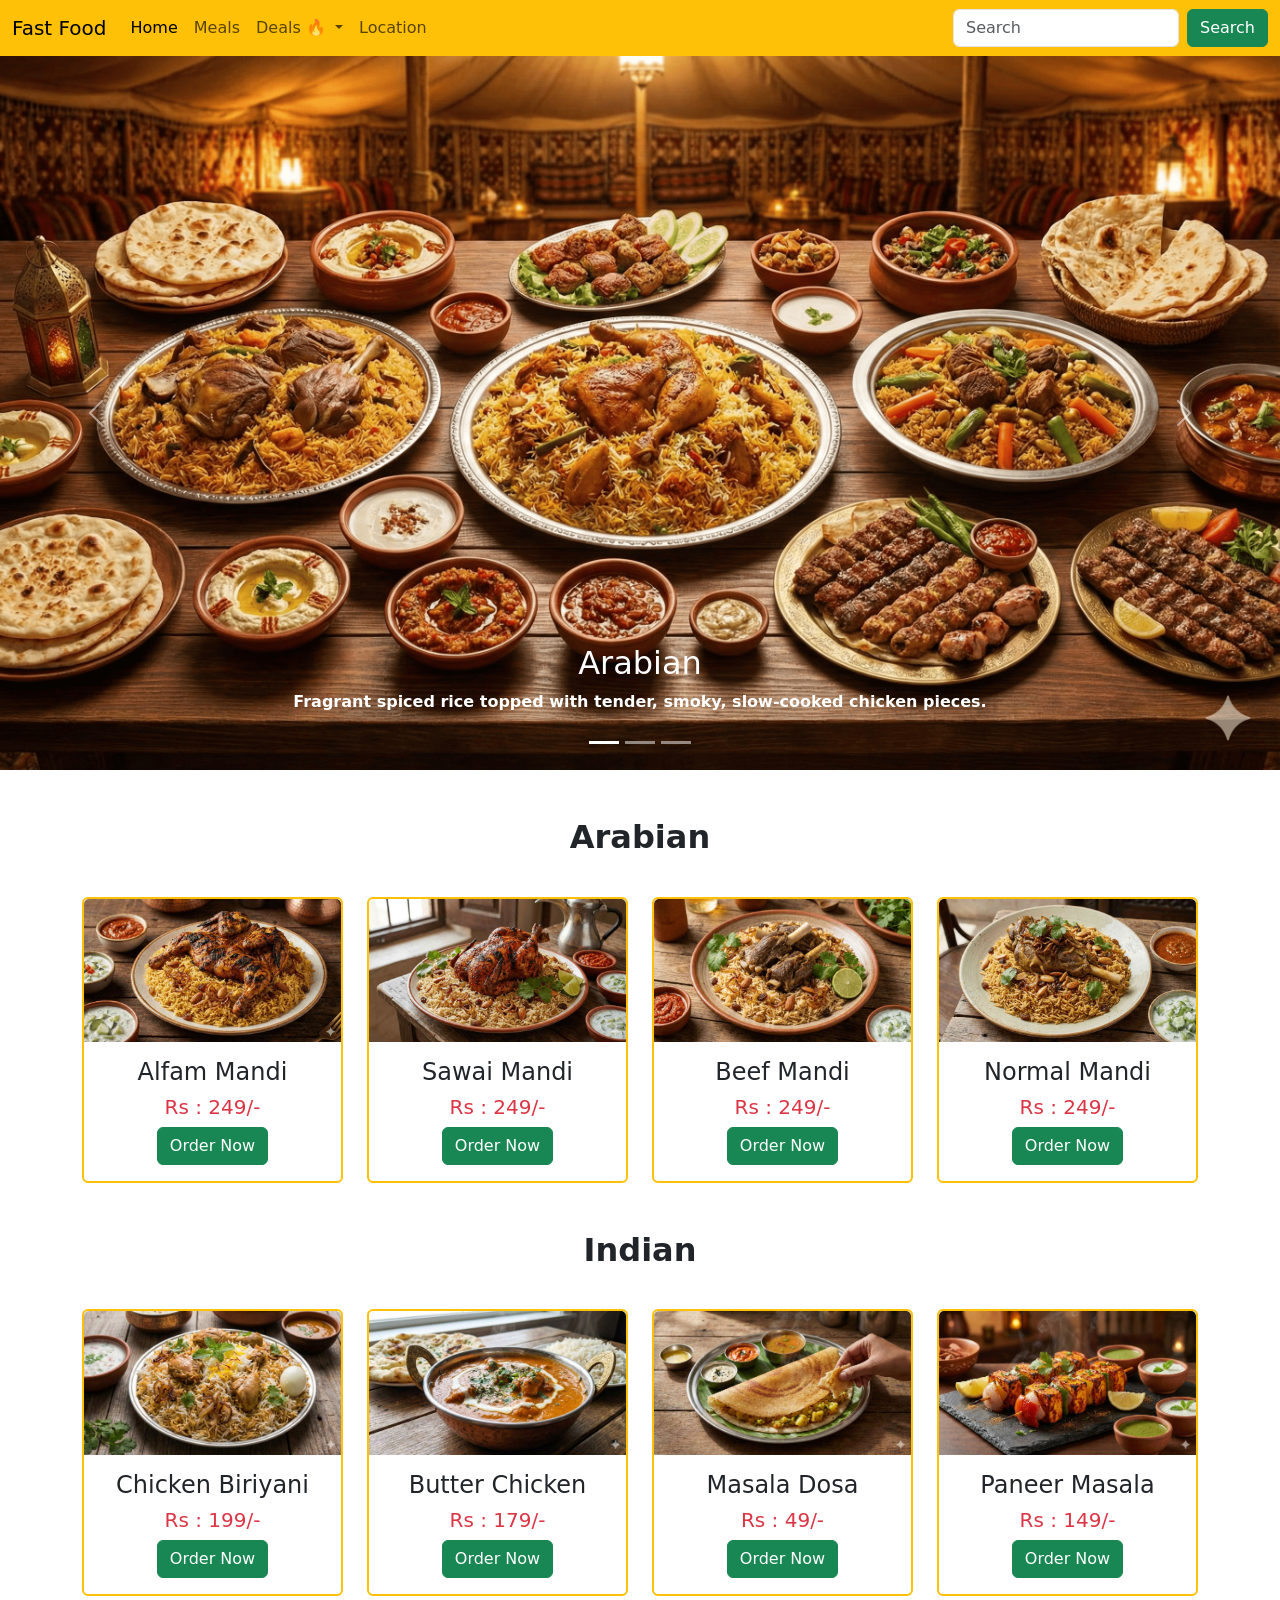
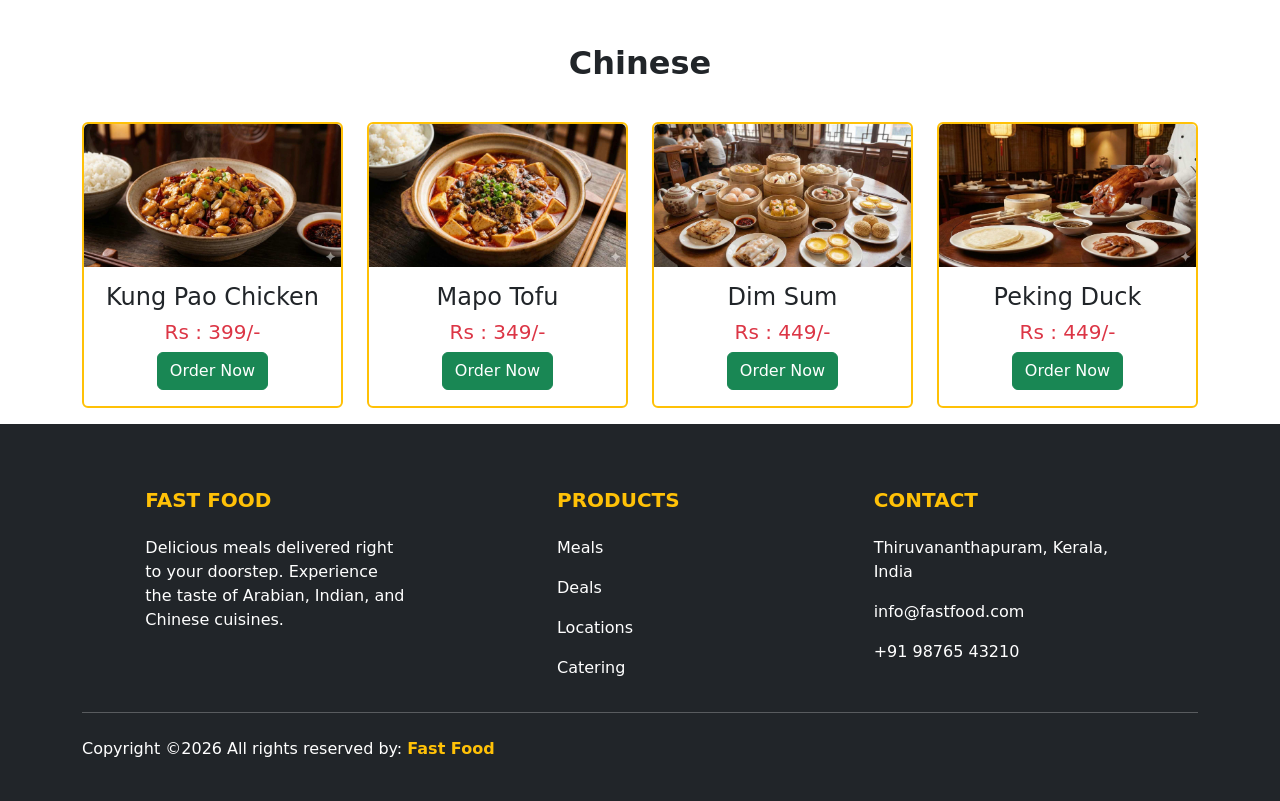
<file: index.html>
<!doctype html>
<html lang="en">

<head>
    <meta charset="utf-8">
    <meta name="viewport" content="width=device-width, initial-scale=1">
    <title>Fast Food</title>
    <link rel="icon" href="./images/fastfood-removebg-preview.png" type="image/png">
    <link href="https://cdn.jsdelivr.net/npm/bootstrap@5.2.3/dist/css/bootstrap.min.css" rel="stylesheet"
        integrity="sha384-rbsA2VBKQhggwzxH7pPCaAqO46MgnOM80zW1RWuH61DGLwZJEdK2Kadq2F9CUG65" crossorigin="anonymous">
</head>

<body>
    <nav class="navbar navbar-expand-lg bg-warning">
        <div class="container-fluid">
            <a class="navbar-brand" href="#">Fast Food</a>
            <button class="navbar-toggler" type="button" data-bs-toggle="collapse"
                data-bs-target="#navbarSupportedContent" aria-controls="navbarSupportedContent" aria-expanded="false"
                aria-label="Toggle navigation">
                <span class="navbar-toggler-icon"></span>
            </button>
            <div class="collapse navbar-collapse" id="navbarSupportedContent">
                <ul class="navbar-nav me-auto mb-2 mb-lg-0">
                    <li class="nav-item">
                        <a class="nav-link active" aria-current="page" href="#">Home</a>
                    </li>
                    <li class="nav-item">
                        <a class="nav-link" href="#meals">Meals</a>
                    </li>
                    <li class="nav-item dropdown">
                        <a class="nav-link dropdown-toggle" href="#" role="button" data-bs-toggle="dropdown"
                            aria-expanded="false">
                            Deals 🔥
                        </a>
                        <ul class="dropdown-menu">
                            <li><a class="dropdown-item" href="#">Action</a></li>
                            <li><a class="dropdown-item" href="#">Another action</a></li>
                            <li>
                                <hr class="dropdown-divider">
                            </li>
                            <li><a class="dropdown-item" href="#">Something else here</a></li>
                        </ul>
                    </li>
                    <li class="nav-item">
                        <a class="nav-link" href="#footer">Location</a>
                    </li>
                </ul>
                <form class="d-flex" role="search">
                    <input class="form-control me-2" type="search" placeholder="Search" aria-label="Search">
                    <button class="btn btn-success" type="submit">Search</button>
                </form>
            </div>
        </div>
    </nav>

    <div id="carouselExampleCaptions" class="carousel slide" data-bs-ride="false">
        <div class="carousel-indicators">
            <button type="button" data-bs-target="#carouselExampleCaptions" data-bs-slide-to="0" class="active"
                aria-current="true" aria-label="Slide 1"></button>
            <button type="button" data-bs-target="#carouselExampleCaptions" data-bs-slide-to="1"
                aria-label="Slide 2"></button>
            <button type="button" data-bs-target="#carouselExampleCaptions" data-bs-slide-to="2"
                aria-label="Slide 3"></button>
        </div>
        <div class="carousel-inner">
            <div class="carousel-item active">
                <img src="./images/arabian.png" class="slide d-block w-100" alt="...">
                <div class="carousel-caption d-none d-md-block fw-bold">
                    <h2>Arabian</h2>
                    <p>Fragrant spiced rice topped with tender, smoky, slow-cooked chicken pieces.</p>
                </div>
            </div>
            <div class="carousel-item">
                <img src="./images/indian.png" class="slide d-block w-100" alt="...">
                <div class="carousel-caption d-none d-md-block fw-bold">
                    <h2>Indian</h2>
                    <p>Rich, creamy tomato-based curry featuring tender marinated roasted chicken.</p>
                </div>
            </div>
            <div class="carousel-item">
                <img src="./images/chinese.png" class="slide d-block w-100" alt="...">
                <div class="carousel-caption d-none d-md-block fw-bold">
                    <h2>Chinese</h2>
                    <p>Famous roasted duck known specifically for its thin, crispy skin.</p>
                </div>
            </div>
        </div>
        <button class="carousel-control-prev" type="button" data-bs-target="#carouselExampleCaptions"
            data-bs-slide="prev">
            <span class="carousel-control-prev-icon" aria-hidden="true"></span>
            <span class="visually-hidden">Previous</span>
        </button>
        <button class="carousel-control-next" type="button" data-bs-target="#carouselExampleCaptions"
            data-bs-slide="next">
            <span class="carousel-control-next-icon" aria-hidden="true"></span>
            <span class="visually-hidden">Next</span>
        </button>
    </div>

    <br><br>

    <section id="meals" class="container">
        
        <h2 class="text-center fw-bold">Arabian</h2>
        <div class="row my-3 g-4"> <div class="col-12 col-md-6 col-lg-3">
                <div class="card text-center border border-2 border-warning h-100">
                    <img src="./images/arabian/alfa.jpeg" class="card-img-top" alt="...">
                    <div class="card-body">
                        <h4 class="card-title">Alfam Mandi</h4>
                        <h5 class="card-text text-danger">Rs : 249/-</h5>
                        <a href="#" class="btn btn-success">Order Now</a>
                    </div>
                </div>
            </div>
            <div class="col-12 col-md-6 col-lg-3">
                <div class="card text-center border border-2 border-warning h-100">
                    <img src="./images/arabian/shawa.jpeg" class="card-img-top" alt="...">
                    <div class="card-body">
                        <h4 class="card-title">Sawai Mandi</h4>
                        <h5 class="card-text text-danger">Rs : 249/-</h5>
                        <a href="#" class="btn btn-success">Order Now</a>
                    </div>
                </div>
            </div>
            <div class="col-12 col-md-6 col-lg-3">
                <div class="card text-center border border-2 border-warning h-100">
                    <img src="./images/arabian/bee.jpeg" class="card-img-top" alt="...">
                    <div class="card-body">
                        <h4 class="card-title">Beef Mandi</h4>
                        <h5 class="card-text text-danger">Rs : 249/-</h5>
                        <a href="#" class="btn btn-success">Order Now</a>
                    </div>
                </div>
            </div>
            <div class="col-12 col-md-6 col-lg-3">
                <div class="card text-center border border-2 border-warning h-100">
                    <img src="./images/arabian/mand.jpeg" class="card-img-top" alt="...">
                    <div class="card-body">
                        <h4 class="card-title">Normal Mandi</h4>
                        <h5 class="card-text text-danger">Rs : 249/-</h5>
                        <a href="#" class="btn btn-success">Order Now</a>
                    </div>
                </div>
            </div>
        </div>

        <h2 class="text-center fw-bold mt-5">Indian</h2>
        <div class="row my-3 g-4">
            <div class="col-12 col-md-6 col-lg-3">
                <div class="card text-center border border-2 border-warning h-100">
                    <img src="./images/indian/biriyani.jpeg" class="card-img-top" alt="...">
                    <div class="card-body">
                        <h4 class="card-title">Chicken Biriyani</h4>
                        <h5 class="card-text text-danger">Rs : 199/-</h5>
                        <a href="#" class="btn btn-success">Order Now</a>
                    </div>
                </div>
            </div>
            <div class="col-12 col-md-6 col-lg-3">
                <div class="card text-center border border-2 border-warning h-100">
                    <img src="./images/indian/butterchicken.jpeg" class="card-img-top" alt="...">
                    <div class="card-body">
                        <h4 class="card-title">Butter Chicken</h4>
                        <h5 class="card-text text-danger">Rs : 179/-</h5>
                        <a href="#" class="btn btn-success">Order Now</a>
                    </div>
                </div>
            </div>
            <div class="col-12 col-md-6 col-lg-3">
                <div class="card text-center border border-2 border-warning h-100">
                    <img src="./images/indian/mdosa.jpeg" class="card-img-top" alt="...">
                    <div class="card-body">
                        <h4 class="card-title">Masala Dosa</h4>
                        <h5 class="card-text text-danger">Rs : 49/-</h5>
                        <a href="#" class="btn btn-success">Order Now</a>
                    </div>
                </div>
            </div>
            <div class="col-12 col-md-6 col-lg-3">
                <div class="card text-center border border-2 border-warning h-100">
                    <img src="./images/indian/paneer.jpeg" class="card-img-top" alt="...">
                    <div class="card-body">
                        <h4 class="card-title">Paneer Masala</h4>
                        <h5 class="card-text text-danger">Rs : 149/-</h5>
                        <a href="#" class="btn btn-success">Order Now</a>
                    </div>
                </div>
            </div>
        </div>

        <h2 class="text-center fw-bold mt-5">Chinese</h2>
        <div class="row my-3 g-4">
            <div class="col-12 col-md-6 col-lg-3">
                <div class="card text-center border border-2 border-warning h-100">
                    <img src="./images/chinese/1.jpeg" class="card-img-top" alt="...">
                    <div class="card-body">
                        <h4 class="card-title">Kung Pao Chicken</h4>
                        <h5 class="card-text text-danger">Rs : 399/-</h5>
                        <a href="#" class="btn btn-success">Order Now</a>
                    </div>
                </div>
            </div>
            <div class="col-12 col-md-6 col-lg-3">
                <div class="card text-center border border-2 border-warning h-100">
                    <img src="./images/chinese/2.jpeg" class="card-img-top" alt="...">
                    <div class="card-body">
                        <h4 class="card-title">Mapo Tofu</h4>
                        <h5 class="card-text text-danger">Rs : 349/-</h5>
                        <a href="#" class="btn btn-success">Order Now</a>
                    </div>
                </div>
            </div>
            <div class="col-12 col-md-6 col-lg-3">
                <div class="card text-center border border-2 border-warning h-100">
                    <img src="./images/chinese/4.jpeg" class="card-img-top" alt="...">
                    <div class="card-body">
                        <h4 class="card-title">Dim Sum</h4>
                        <h5 class="card-text text-danger">Rs : 449/-</h5>
                        <a href="#" class="btn btn-success">Order Now</a>
                    </div>
                </div>
            </div>
            <div class="col-12 col-md-6 col-lg-3">
                <div class="card text-center border border-2 border-warning h-100">
                    <img src="./images/chinese/3.jpeg" class="card-img-top" alt="...">
                    <div class="card-body">
                        <h4 class="card-title">Peking Duck</h4>
                        <h5 class="card-text text-danger">Rs : 449/-</h5>
                        <a href="#" class="btn btn-success">Order Now</a>
                    </div>
                </div>
            </div>
        </div>

    </section>

    <footer class="bg-dark text-white pt-5 pb-4" id="footer">
    <div class="container text-center text-md-start">
        <div class="row text-center text-md-start">
            <div class="col-md-3 col-lg-3 col-xl-3 mx-auto mt-3">
                <h5 class="text-uppercase mb-4 fw-bold text-warning">Fast Food</h5>
                <p>Delicious meals delivered right to your doorstep. Experience the taste of Arabian, Indian, and Chinese cuisines.</p>
            </div>

            <div class="col-md-2 col-lg-2 col-xl-2 mx-auto mt-3">
                <h5 class="text-uppercase mb-4 fw-bold text-warning">Products</h5>
                <p>
                    <a href="#" class="text-white" style="text-decoration: none;">Meals</a>
                </p>
                <p>
                    <a href="#" class="text-white" style="text-decoration: none;">Deals</a>
                </p>
                <p>
                    <a href="#" class="text-white" style="text-decoration: none;">Locations</a>
                </p>
                <p>
                    <a href="#" class="text-white" style="text-decoration: none;">Catering</a>
                </p>
            </div>

            <div class="col-md-4 col-lg-3 col-xl-3 mx-auto mt-3">
                <h5 class="text-uppercase mb-4 fw-bold text-warning">Contact</h5>
                <p>
                    <i class="fas fa-home mr-3"></i> Thiruvananthapuram, Kerala, India
                </p>
                <p>
                    <i class="fas fa-envelope mr-3"></i> info@fastfood.com
                </p>
                <p>
                    <i class="fas fa-phone mr-3"></i> +91 98765 43210
                </p>
            </div>
        </div>

        <hr class="mb-4">

        <div class="row align-items-center">
            <div class="col-md-7 col-lg-8">
                <p> Copyright ©2026 All rights reserved by:
                    <a href="#" style="text-decoration: none;">
                        <strong class="text-warning">Fast Food</strong>
                    </a>
                </p>
            </div>
            <div class="col-md-5 col-lg-4">
                <div class="text-center text-md-end">
                    <ul class="list-unstyled list-inline">
                        <li class="list-inline-item">
                            <a href="#" class="btn-floating btn-sm text-white" style="font-size: 23px;"><i class="fab fa-facebook"></i></a>
                        </li>
                        <li class="list-inline-item">
                            <a href="#" class="btn-floating btn-sm text-white" style="font-size: 23px;"><i class="fab fa-twitter"></i></a>
                        </li>
                        <li class="list-inline-item">
                            <a href="#" class="btn-floating btn-sm text-white" style="font-size: 23px;"><i class="fab fa-google-plus"></i></a>
                        </li>
                    </ul>
                </div>
            </div>
        </div>
    </div>
</footer>

    <script src="https://cdn.jsdelivr.net/npm/bootstrap@5.2.3/dist/js/bootstrap.bundle.min.js"
        integrity="sha384-kenU1KFdBIe4zVF0s0G1M5b4hcpxyD9F7jL+jjXkk+Q2h455rYXK/7HAuoJl+0I4"
        crossorigin="anonymous"></script>
</body>

</html>
</file>
